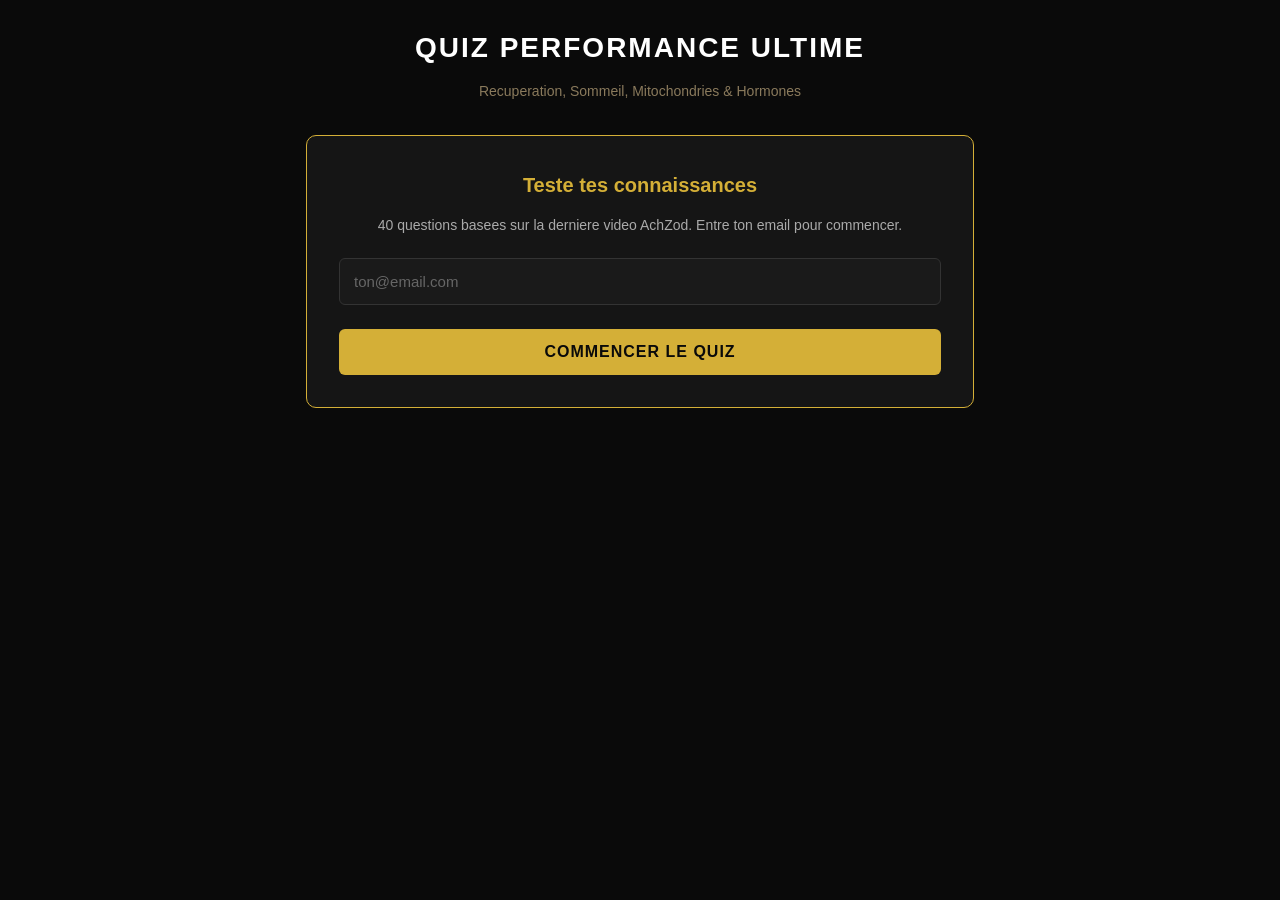
<file: templates/index.html>
<!DOCTYPE html>
<html lang="fr">
<head>
<meta charset="UTF-8">
<meta name="viewport" content="width=device-width, initial-scale=1.0">
<title>Quiz AchZod — Performance Ultime</title>
<style>
*{margin:0;padding:0;box-sizing:border-box}
body{background:#0a0a0a;color:#e8e4dc;font-family:'Segoe UI',Arial,sans-serif;line-height:1.7}
.container{max-width:700px;margin:0 auto;padding:24px 16px}
h1{font-size:28px;text-align:center;text-transform:uppercase;letter-spacing:2px;margin-bottom:8px;color:#fff}
.subtitle{text-align:center;color:#8a7a5c;font-size:14px;margin-bottom:32px}
.email-gate{background:#151515;border:1px solid #d4af37;border-radius:10px;padding:32px;text-align:center;margin-bottom:24px}
.email-gate h2{color:#d4af37;font-size:20px;margin-bottom:12px}
.email-gate p{color:#aaa;font-size:14px;margin-bottom:20px}
.email-gate input[type=email]{width:100%;padding:14px;border:1px solid #333;border-radius:6px;background:#1a1a1a;color:#fff;font-size:15px;margin-bottom:12px}
.email-gate input[type=email]::placeholder{color:#666}
.question{background:#151515;border:1px solid #222;border-radius:8px;padding:20px;margin-bottom:16px;display:none}
.question.visible{display:block}
.question h3{font-size:15px;margin-bottom:14px;color:#f0ece4}
.question label{display:block;padding:10px 14px;margin:4px 0;border:1px solid #2a2a2a;border-radius:6px;cursor:pointer;font-size:14px;transition:all .2s}
.question label:hover{border-color:#8a7a5c;background:#1a1a1a}
.question input[type=radio]{display:none}
.question label:has(input:checked){border-color:#d4af37;background:#1a1812}
.correct{border-color:#2ecc71 !important;background:#0d1f12 !important}
.wrong{border-color:#e74c3c !important;background:#1f0d0d !important}
.result-box{display:none;background:#151515;border:1px solid #d4af37;border-radius:10px;padding:28px;text-align:center;margin-top:24px}
.result-box h2{font-size:24px;color:#d4af37;margin-bottom:12px}
.result-box p{color:#ccc;font-size:15px;margin-bottom:16px}
.btn{display:inline-block;padding:14px 32px;background:#d4af37;color:#0a0a0a;font-weight:bold;font-size:16px;text-transform:uppercase;letter-spacing:1px;border:none;border-radius:6px;cursor:pointer;text-decoration:none;margin-top:12px;width:100%}
.btn:hover{background:#c9a02e}
.btn:disabled{opacity:.5;cursor:not-allowed}
.cta-box{display:none;background:linear-gradient(135deg,#1a1608,#0f0f0f);border:2px solid #d4af37;border-radius:12px;padding:32px;text-align:center;margin-top:32px}
.cta-box h2{color:#d4af37;font-size:22px;margin-bottom:12px}
.cta-box p{color:#bbb;margin-bottom:20px}
.cta-box .code{font-size:28px;color:#fff;font-weight:bold;letter-spacing:3px;margin:16px 0}
.progress{height:6px;background:#222;border-radius:3px;margin-bottom:24px;overflow:hidden;display:none}
.progress-bar{height:100%;background:#d4af37;width:0%;transition:width .3s}
.counter{text-align:center;color:#666;font-size:13px;margin-bottom:16px;display:none}
</style>
</head>
<body>
<div class="container">
<h1>Quiz Performance Ultime</h1>
<p class="subtitle">Recuperation, Sommeil, Mitochondries & Hormones</p>

<div class="email-gate" id="email-gate">
<h2>Teste tes connaissances</h2>
<p>40 questions basees sur la derniere video AchZod. Entre ton email pour commencer.</p>
<input type="email" id="user-email" placeholder="ton@email.com" required>
<button class="btn" id="start-btn" onclick="startQuiz()">COMMENCER LE QUIZ</button>
</div>

<div class="progress" id="progress-wrap"><div class="progress-bar" id="progress"></div></div>
<div class="counter" id="counter"></div>

<form id="quiz"></form>

<button class="btn" id="submit-btn" style="display:none" onclick="submitQuiz()">VOIR MON SCORE</button>

<div class="result-box" id="result">
<h2 id="score-text"></h2>
<p id="score-msg"></p>
</div>

<div class="cta-box" id="cta">
<h2>PASSE A L'ACTION</h2>
<p>Tu veux aller plus loin ? Rejoins le coaching AchZod et transforme ton physique avec un programme sur mesure, un suivi personnalise et une methode scientifique eprouvee.</p>
<div class="code">QUIZZ20</div>
<p style="color:#d4af37;font-weight:bold;font-size:18px;">20% de reduction sur toutes les offres</p>
<a href="https://www.achzodcoaching.com/" class="btn" target="_blank" style="display:inline-block;width:auto">DECOUVRIR LE COACHING</a>
</div>

</div>
<script>
let questions=[];
let sessionId='';
let userEmail='';

async function startQuiz(){
  const email=document.getElementById('user-email').value.trim();
  if(!email||!email.includes('@')){alert('Entre un email valide');return;}
  userEmail=email;
  document.getElementById('start-btn').disabled=true;
  document.getElementById('start-btn').textContent='Chargement...';
  try{
    const r=await fetch('/api/quiz/start',{method:'POST'});
    const d=await r.json();
    sessionId=d.session_id;
    questions=d.questions;
    renderQuestions();
    document.getElementById('email-gate').style.display='none';
    document.getElementById('progress-wrap').style.display='block';
    document.getElementById('counter').style.display='block';
    document.getElementById('submit-btn').style.display='block';
  }catch(e){
    alert('Erreur de chargement. Reessaie.');
    document.getElementById('start-btn').disabled=false;
    document.getElementById('start-btn').textContent='COMMENCER LE QUIZ';
  }
}

function renderQuestions(){
  const form=document.getElementById('quiz');
  form.innerHTML='';
  questions.forEach((q,i)=>{
    let html='<div class="question visible" id="q-'+q.id+'"><h3>'+(i+1)+'. '+q.question+'</h3>';
    q.options.forEach((o,j)=>{
      html+='<label><input type="radio" name="q'+q.id+'" value="'+j+'"><span>'+o+'</span></label>';
    });
    html+='</div>';
    form.innerHTML+=html;
  });
  form.addEventListener('change',updateProgress);
}

function updateProgress(){
  const answered=document.querySelectorAll('#quiz input[type=radio]:checked').length;
  document.getElementById('progress').style.width=(answered/questions.length*100)+'%';
  document.getElementById('counter').textContent=answered+' / '+questions.length+' repondu'+(answered>1?'s':'');
}

async function submitQuiz(){
  const answers={};
  questions.forEach(q=>{
    const sel=document.querySelector('input[name="q'+q.id+'"]:checked');
    if(sel)answers[String(q.id)]=parseInt(sel.value);
  });
  try{
    const r=await fetch('/api/quiz/submit',{
      method:'POST',
      headers:{'Content-Type':'application/json'},
      body:JSON.stringify({session_id:sessionId,email:userEmail,answers:answers})
    });
    const d=await r.json();
    showResults(d);
  }catch(e){
    gradeLocal(answers);
  }
}

function showResults(d){
  d.results.forEach(r=>{
    const qDiv=document.getElementById('q-'+r.question_id);
    if(!qDiv)return;
    const labels=qDiv.querySelectorAll('label');
    labels.forEach((l,i)=>{
      if(i===r.correct_answer)l.classList.add('correct');
      else if(i===r.user_answer&&!r.is_correct)l.classList.add('wrong');
    });
  });
  const pct=Math.round(d.percentage);
  document.getElementById('score-text').textContent=d.score+'/'+d.total+' ('+pct+'%)';
  let msg='';
  if(pct>=90)msg='Exceptionnel. Tu maitrises les bases de la performance.';
  else if(pct>=70)msg='Tres bien. Il reste des zones a approfondir.';
  else if(pct>=50)msg='Correct mais il y a du boulot.';
  else msg='Tu as besoin de revoir les fondamentaux. La video est la pour ca.';
  document.getElementById('score-msg').textContent=msg;
  document.getElementById('result').style.display='block';
  document.getElementById('cta').style.display='block';
  document.getElementById('submit-btn').style.display='none';
  window.scrollTo({top:document.getElementById('result').offsetTop-20,behavior:'smooth'});
}

function gradeLocal(answers){
  let score=0;
  questions.forEach(q=>{
    const ua=answers[String(q.id)];
    const qDiv=document.getElementById('q-'+q.id);
    if(!qDiv)return;
    const labels=qDiv.querySelectorAll('label');
    labels.forEach((l,i)=>{
      if(i===q.correct)l.classList.add('correct');
      else if(i===ua&&ua!==q.correct)l.classList.add('wrong');
    });
    if(ua===q.correct)score++;
  });
  const pct=Math.round(score/questions.length*100);
  document.getElementById('score-text').textContent=score+'/'+questions.length+' ('+pct+'%)';
  let msg='';
  if(pct>=90)msg='Exceptionnel. Tu maitrises les bases de la performance.';
  else if(pct>=70)msg='Tres bien. Il reste des zones a approfondir.';
  else if(pct>=50)msg='Correct mais il y a du boulot.';
  else msg='Tu as besoin de revoir les fondamentaux. La video est la pour ca.';
  document.getElementById('score-msg').textContent=msg;
  document.getElementById('result').style.display='block';
  document.getElementById('cta').style.display='block';
  document.getElementById('submit-btn').style.display='none';
  window.scrollTo({top:document.getElementById('result').offsetTop-20,behavior:'smooth'});
}
</script>
</body>
</html>
</file>
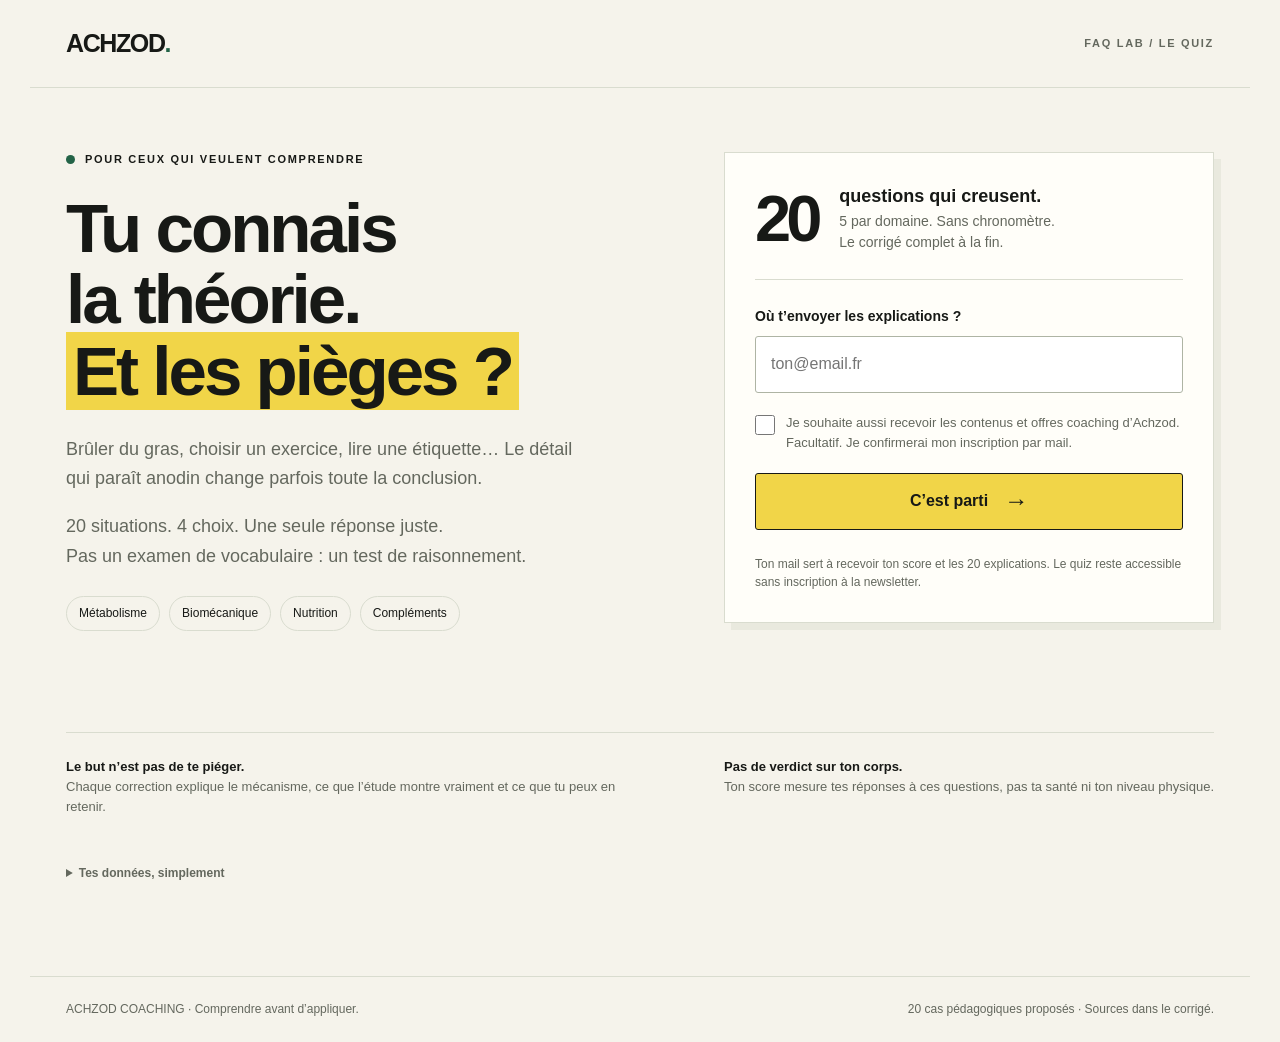
<file: templates/faq.html>
<!doctype html>
<html lang="fr">
<head>
<meta charset="utf-8"><meta name="viewport" content="width=device-width,initial-scale=1">
<meta name="description" content="20 questions avancées sur le métabolisme, la biomécanique, la nutrition et les compléments. Teste ton raisonnement et reçois le corrigé expliqué par Achzod.">
<meta name="theme-color" content="#f5f3eb"><meta name="referrer" content="no-referrer">
<title>Le quiz qui remet tes certitudes à l’épreuve · Achzod</title>
<style>
:root{--paper:#f5f3eb;--ink:#171916;--muted:#64685e;--line:#d9dccf;--yellow:#f1d548;--green:#236347;--red:#a33732;--white:#fffef9;--font:Arial,Helvetica,sans-serif}
*{box-sizing:border-box}body{margin:0;background:var(--paper);color:var(--ink);font:16px/1.55 var(--font);-webkit-font-smoothing:antialiased}button,input{font:inherit}a{color:inherit}button,a,input{touch-action:manipulation}button{cursor:pointer}button:disabled{cursor:not-allowed;opacity:.45}button:focus-visible,input:focus-visible,a:focus-visible,summary:focus-visible{outline:3px solid var(--green);outline-offset:4px}header{max-width:1220px;margin:auto;padding:24px 36px;border-bottom:1px solid var(--line);display:flex;justify-content:space-between;align-items:center;gap:16px}.brand{font-size:25px;font-weight:900;text-decoration:none;letter-spacing:-1.4px}.brand b{color:var(--green)}.topline,.eyebrow,.label{font:700 11px/1.4 var(--font);text-transform:uppercase;letter-spacing:1.7px}.topline{color:var(--muted)}main{max-width:1220px;margin:auto;padding:64px 36px 80px}h1,h2,h3,p{margin-top:0}h1{font-size:clamp(43px,5.4vw,73px);letter-spacing:-3px;line-height:1.03;margin-bottom:28px;font-weight:900}h2{font-size:clamp(28px,3.5vw,42px);line-height:1.14;letter-spacing:-1.4px}h3{line-height:1.3}.eyebrow{display:flex;align-items:center;gap:10px;margin-bottom:26px}.eyebrow:before{content:'';width:9px;height:9px;background:var(--green);border-radius:50%}.intro{display:grid;grid-template-columns:1.2fr 1fr;gap:70px;align-items:start}.intro .lead{font-size:18px;max-width:530px;color:var(--muted);line-height:1.65}.marked{background:var(--yellow);padding:0 7px;box-decoration-break:clone;-webkit-box-decoration-break:clone}.micro{font-size:13px;color:var(--muted);line-height:1.6}.tags{display:flex;gap:9px;flex-wrap:wrap;margin:25px 0 36px}.tag{font-size:12px;border:1px solid var(--line);border-radius:30px;padding:7px 12px}.entry{background:var(--white);border:1px solid var(--line);padding:30px;box-shadow:7px 7px 0 #e9e9de}.entry-heading{display:flex;gap:22px;align-items:center;border-bottom:1px solid var(--line);padding-bottom:25px;margin-bottom:26px}.big-count{font-size:65px;font-weight:900;line-height:1;letter-spacing:-5px}.entry-heading p{font-size:14px;margin:0;color:var(--muted)}.entry-heading strong{color:var(--ink);font-size:18px}label.email-label{display:block;font-size:14px;font-weight:700;margin-bottom:8px}input[type=email]{border:1px solid #aeb4a4;border-radius:3px;width:100%;padding:15px;background:#fff;min-height:52px}input[type=email]:focus{border-color:var(--green)}.check{display:flex;align-items:flex-start;gap:11px;margin:20px 0;font-size:13px;color:var(--muted)}.check input{width:20px;height:20px;margin:2px 0 0;flex-shrink:0;accent-color:var(--green)}.btn{border:1px solid var(--ink);border-radius:3px;padding:15px 22px;min-height:52px;font-weight:700;display:inline-flex;align-items:center;justify-content:center;gap:16px;text-decoration:none;background:var(--ink);color:#fff}.btn:hover:not(:disabled){background:#31392b}.btn.yellow{background:var(--yellow);color:var(--ink)}.btn.yellow:hover{background:#e7cc3b}.btn.secondary{background:transparent;color:var(--ink);border-color:var(--line)}.btn.secondary:hover{background:#e9eddf}.btn.full{width:100%}.arr{font-size:24px;line-height:1}.error{padding:13px 16px;background:#fbe7e2;color:#862924;border:1px solid #e2b2aa;margin-top:18px;font-size:14px;border-radius:3px}.honeypot{position:absolute;left:-9999px;opacity:0}.footnote{margin:25px 0 0;font-size:12px;color:var(--muted)}.method{border-top:1px solid var(--line);margin-top:65px;padding-top:24px;display:flex;justify-content:space-between;gap:30px;font-size:13px;color:var(--muted)}.method p{max-width:550px;margin:0}.method strong{color:var(--ink)}[hidden]{display:none!important}.quiz-wrap{max-width:1030px;margin:auto}.quiz-top{display:flex;align-items:center;justify-content:space-between;gap:20px;font-size:13px;margin-bottom:12px}.quiz-top b{font-size:18px}.progress{width:100%;height:5px;border:0;border-radius:0;background:#dce1d2;display:block;accent-color:var(--green)}progress::-webkit-progress-bar{background:#dce1d2}progress::-webkit-progress-value{background:var(--green)}progress::-moz-progress-bar{background:var(--green)}.quiz-layout{display:grid;grid-template-columns:190px minmax(0,1fr);gap:54px;margin-top:44px}.domains{list-style:none;padding:0;margin:6px 0}.domains li{font-size:13px;color:var(--muted);padding:12px 0;border-bottom:1px solid var(--line);display:flex;justify-content:space-between;gap:10px}.domains li.active{color:var(--green);font-weight:700}.domains span{font-size:11px}.tip{font-size:12px;color:var(--muted);margin-top:28px}.question-card .label{color:var(--green);margin-bottom:12px}.question-card h2{font-size:35px;margin:0 0 15px}.question{font-size:18px;line-height:1.65;margin-bottom:25px}fieldset{border:0;margin:0;padding:0;min-width:0}legend.sr-only,.sr-only{position:absolute;width:1px;height:1px;overflow:hidden;clip:rect(0,0,0,0)}.option{position:relative;display:flex;gap:15px;align-items:flex-start;border:1px solid #c9cfbf;background:var(--white);border-radius:4px;padding:18px;margin-bottom:10px;cursor:pointer;font-size:15px;line-height:1.55;transition:background .15s,border .15s,transform .15s}.option:hover{background:#edf0e4;border-color:#87937b}.option.selected{background:#e5eddb;border:2px solid var(--green);padding:17px}.option:focus-within{outline:3px solid var(--green);outline-offset:3px}.option input{position:absolute;opacity:0;width:1px;height:1px}.letter{display:inline-flex;align-items:center;justify-content:center;flex-shrink:0;border:1px solid #c3cbb8;border-radius:3px;width:28px;height:28px;font-size:12px;font-weight:700}.selected .letter{background:var(--green);color:white;border-color:var(--green)}.quiz-nav{display:flex;justify-content:space-between;align-items:center;gap:16px;margin-top:27px}.quiz-nav .micro{font-size:12px}.score-layout{display:grid;grid-template-columns:230px 1fr;gap:50px;align-items:center}.score-ring{width:220px;height:220px;border-radius:50%;background:conic-gradient(var(--green) var(--score,0%),#dce1d2 0);display:grid;place-items:center}.score-inner{width:194px;height:194px;background:var(--paper);border-radius:50%;display:flex;align-items:center;justify-content:center;flex-direction:column}.score-number{font-size:66px;line-height:1.1;letter-spacing:-4px;font-weight:900}.score-number small{font-size:23px;color:var(--muted);letter-spacing:-1px}.score-inner .label{font-size:10px;margin-top:8px}.score-copy p{color:var(--muted);max-width:600px}.category-results{display:grid;grid-template-columns:repeat(4,1fr);gap:24px;margin:40px 0}.category-result{padding:18px 0;border-top:2px solid var(--line)}.category-result strong{font-size:25px;display:block;margin-top:8px}.category-result .mini-bar{height:4px;background:#dce1d2;margin-top:12px}.mini-bar i{height:4px;background:var(--green);display:block}.mail-box{background:var(--white);border:1px solid var(--line);padding:20px 24px;display:flex;gap:20px;justify-content:space-between;align-items:center;margin:30px 0}.mail-box p{margin:0;font-size:13px;color:var(--muted)}.mail-box strong{font-size:14px;color:var(--ink)}.coaching{display:flex;align-items:center;justify-content:space-between;gap:30px;padding:28px;background:var(--yellow);margin:35px 0 50px}.coaching h3{font-size:24px;letter-spacing:-.7px;margin-bottom:8px}.coaching p{font-size:14px;margin:0;max-width:590px}.code{border:1px solid #847625;background:transparent;color:var(--ink);border-radius:3px;padding:7px 12px;margin-left:8px;font-weight:700;font-family:monospace;cursor:pointer}.coaching-actions{flex-shrink:0}.review-head{display:flex;align-items:center;justify-content:space-between;gap:25px;margin:45px 0 22px}.review-head h2{margin:0;font-size:28px}.filters{display:flex;gap:6px}.filter{padding:9px 14px;border:1px solid var(--line);font-size:13px;background:transparent;color:var(--ink);border-radius:30px;min-height:44px}.filter[aria-pressed=true]{background:var(--ink);border-color:var(--ink);color:#fff}.correction{border-top:1px solid var(--line);padding:22px 0}.correction summary{display:flex;align-items:flex-start;gap:16px;cursor:pointer;list-style:none}.correction summary::-webkit-details-marker{display:none}.correction summary:after{content:'+';margin-left:auto;font-size:25px;line-height:1}.correction[open] summary:after{content:'−'}.mark{font-weight:700;min-width:30px;height:30px;display:grid;place-items:center;background:#dfeadd;color:var(--green);border-radius:50%;font-size:15px}.wrong .mark{background:#f5ddd6;color:var(--red)}.correction .topic{font-size:10px;letter-spacing:1.2px;color:var(--muted);text-transform:uppercase;display:block;margin-bottom:4px}.correction summary strong{font-size:17px;line-height:1.4}.correction-body{padding:22px 0 0 46px}.correction-body p{font-size:15px}.answerline{font-size:13px!important;padding:12px 16px;background:#e7eddf;border-radius:3px}.answerline.missed{background:#f5e5df}.takeaway{font-weight:700}.source{font-size:12px!important;color:var(--muted)}.source a{text-underline-offset:3px}.privacy{margin-top:35px;font-size:12px;color:var(--muted);max-width:780px}.privacy summary{cursor:pointer;min-height:44px;padding:12px 0;font-weight:700}.privacy p{font-size:12px}footer{max-width:1220px;margin:auto;padding:23px 36px;border-top:1px solid var(--line);display:flex;gap:20px;justify-content:space-between;font-size:12px;color:var(--muted)}.resume{background:#e6eddd;border:1px solid #c7d4ba;padding:18px 22px;margin-bottom:30px;display:flex;align-items:center;justify-content:space-between;gap:16px;font-size:14px}.resume p{margin:0}.fade{animation:appear .23s ease-out}@keyframes appear{from{opacity:.2;transform:translateY(5px)}to{opacity:1;transform:translateY(0)}}@media(prefers-reduced-motion:reduce){*{animation:none!important;transition:none!important}}@media(max-width:900px){.intro{gap:34px}.quiz-layout{grid-template-columns:145px 1fr;gap:28px}h1{letter-spacing:-2px}.entry{padding:24px}.category-results{gap:16px}.coaching{align-items:flex-start}.coaching-actions{flex-shrink:1}}@media(max-width:680px){header{padding:18px 20px}.topline{font-size:9px;letter-spacing:1px}.brand{font-size:23px}main{padding:36px 20px 55px}.intro{grid-template-columns:1fr;gap:26px}h1{font-size:46px;letter-spacing:-2px}.intro .lead{font-size:16px}.eyebrow{margin-bottom:20px}.tags{margin:22px 0 0}.entry{box-shadow:5px 5px 0 #e9e9de;padding:24px}.entry-heading{padding-bottom:20px;margin-bottom:21px}.method{margin-top:40px;flex-direction:column;gap:16px}.quiz-layout{grid-template-columns:1fr;gap:22px;margin-top:22px}.domains{display:flex;flex-wrap:wrap;gap:5px 12px;margin:0}.domains li{border:0;padding:3px 0;font-size:10px;gap:5px}.tip{display:none}.question-card h2{font-size:29px}.question{font-size:16px}.option{padding:16px 13px;gap:12px;font-size:14px}.option.selected{padding:15px 12px}.quiz-nav{gap:12px}.quiz-nav .btn{font-size:13px;padding:13px 16px}.quiz-nav .micro{display:none}.score-layout{grid-template-columns:1fr;gap:25px}.score-ring{width:180px;height:180px}.score-inner{width:158px;height:158px}.score-number{font-size:54px}.score-copy h2{font-size:32px}.category-results{grid-template-columns:1fr 1fr;gap:8px 22px;margin:22px 0}.category-result{padding:15px 0}.mail-box{align-items:flex-start;padding:18px;gap:12px}.coaching{flex-direction:column;gap:22px;padding:24px;margin:30px 0 38px}.coaching h3{font-size:24px}.coaching-actions{width:100%}.coaching .btn{width:100%}.code{margin-top:8px;margin-left:0}.review-head{align-items:flex-start;flex-direction:column;gap:16px}.review-head h2{font-size:26px}.correction-body{padding-left:0}.correction summary strong{font-size:15px}.correction summary{gap:12px}.resume{flex-direction:column;align-items:stretch}.resume .btn{min-height:44px;padding:10px 16px}footer{padding:20px;flex-direction:column;gap:6px}}
</style>
</head>
<body>
<header><a class="brand" href="/faq" aria-label="Accueil du quiz">ACHZOD<b>.</b></a><span class="topline">FAQ LAB / LE QUIZ</span></header>
<main id="quiz-app">
<section id="intro" class="fade">
<div id="resume" class="resume" hidden><p>Tu as un quiz en cours. Tes réponses sont sauvegardées sur cet appareil.</p><button class="btn secondary" id="resume-button">Reprendre →</button></div>
<div class="intro">
<div><div class="eyebrow">Pour ceux qui veulent comprendre</div><h1>Tu connais<br>la théorie.<br><span class="marked">Et les pièges ?</span></h1><p class="lead">Brûler du gras, choisir un exercice, lire une étiquette… Le détail qui paraît anodin change parfois toute la conclusion.</p><p class="lead">20 situations. 4 choix. Une seule réponse juste.<br>Pas un examen de vocabulaire : un test de raisonnement.</p><div class="tags"><span class="tag">Métabolisme</span><span class="tag">Biomécanique</span><span class="tag">Nutrition</span><span class="tag">Compléments</span></div></div>
<div class="entry"><div class="entry-heading"><span class="big-count">20</span><p><strong>questions qui creusent.</strong><br>5 par domaine. Sans chronomètre.<br>Le corrigé complet à la fin.</p></div><form id="start-form"><label for="email" class="email-label">Où t’envoyer les explications ?</label><input id="email" name="email" type="email" autocomplete="email" placeholder="ton@email.fr" required maxlength="320"><div class="honeypot" aria-hidden="true"><label>Site web<input name="website" tabindex="-1" autocomplete="off"></label></div><label class="check"><input name="newsletter" type="checkbox"><span>Je souhaite aussi recevoir les contenus et offres coaching d’Achzod. Facultatif. Je confirmerai mon inscription par mail.</span></label><button id="start-button" class="btn yellow full" type="submit">C’est parti <span class="arr" aria-hidden="true">→</span></button><p class="footnote">Ton mail sert à recevoir ton score et les 20 explications. Le quiz reste accessible sans inscription à la newsletter.</p></form><div id="start-error" class="error" role="alert" hidden></div></div>
</div><div class="method"><p><strong>Le but n’est pas de te piéger.</strong><br>Chaque correction explique le mécanisme, ce que l’étude montre vraiment et ce que tu peux en retenir.</p><p><strong>Pas de verdict sur ton corps.</strong><br>Ton score mesure tes réponses à ces questions, pas ta santé ni ton niveau physique.</p></div>
</section>
<section id="quiz" hidden aria-label="Questions du quiz"><div class="quiz-wrap"><div class="quiz-top"><span>QUESTION <b id="question-number">01</b> / 20</span><span id="answered-count">0 réponse validée</span></div><progress id="progress" max="20" value="0" aria-label="Questions répondues"></progress><div class="quiz-layout"><aside><ol class="domains" id="domains"></ol><p class="tip">Prends le temps de lire.<br>Tu peux revenir sur tes réponses avant de voir ton score.</p></aside><div class="question-card" id="question-card"><div class="label" id="category"></div><h2 id="question-title" tabindex="-1"></h2><p class="question" id="question-text"></p><fieldset id="options"><legend class="sr-only">Choisis une réponse</legend></fieldset><div class="quiz-nav"><button class="btn secondary" id="previous" type="button">← Retour</button><span class="micro">Une seule réponse juste.</span><button class="btn" id="next" type="button" disabled>Suivante →</button></div><div id="quiz-error" class="error" role="alert" hidden></div></div></div></div></section>
<section id="result" hidden class="fade"><div class="score-layout"><div class="score-ring" id="score-ring"><div class="score-inner"><span class="score-number"><span id="score-value">0</span><small> / 20</small></span><span class="label">Ton score</span></div></div><div class="score-copy"><div class="eyebrow">Le plus utile commence ici</div><h2 id="score-title"></h2><p id="score-comment"></p><p>Lis surtout les réponses qui t’ont fait hésiter. Une bonne réponse devinée mérite aussi son explication.</p></div></div><div class="category-results" id="category-results"></div><div class="mail-box"><div><strong id="mail-title">Ton corrigé est en préparation.</strong><p id="mail-detail">Le score et les 20 explications seront envoyés au mail renseigné.</p><p id="newsletter-detail"></p></div><span aria-hidden="true">↗</span></div><div class="coaching"><div><span class="label">Passer de la théorie à ton cas</span><h3>Tu veux un plan qui te correspond ?</h3><p>Découvre les coachings Achzod. <strong>99 € de réduction</strong> avec le code <button class="code" id="copy-code" aria-label="Copier le code BLOOD99">BLOOD99 ⧉</button></p></div><div class="coaching-actions"><a class="btn" href="https://www.achzodcoaching.com/" target="_blank" rel="noopener noreferrer">Voir les coachings ↗</a></div></div><div class="review-head"><h2>Le corrigé, sans raccourcis.</h2><div class="filters" aria-label="Filtrer les corrections"><button class="filter" data-filter="all" aria-pressed="true">Les 20 réponses</button><button class="filter" data-filter="wrong" aria-pressed="false">Mes erreurs</button></div></div><div id="corrections"></div><p id="no-errors" class="micro" hidden>Aucune erreur. Tu peux quand même parcourir les explications et leurs sources.</p></section>
<section id="confirmation" hidden><div class="eyebrow">Ton choix, confirmé</div><h2>Recevoir les prochains contenus d’Achzod.</h2><p>Confirme ton inscription pour recevoir les contenus et offres coaching. Tu pourras te désinscrire depuis chaque newsletter.</p><button id="confirm-button" class="btn yellow">Confirmer mon inscription</button><p id="confirm-message" role="status"></p></section>
<details class="privacy"><summary>Tes données, simplement</summary><p>Responsable : Achzod Coaching. Ton email, tes réponses, ton score et les dates de participation sont enregistrés pour délivrer et retrouver ton corrigé, et notifier le coach lorsqu’un quiz est terminé. Les données du quiz sont conservées 30 jours. Les envois passent par SendPulse. Une empreinte non réversible de l’adresse réseau est conservée temporairement pour limiter les abus ; l’adresse brute n’est pas stockée dans la base du quiz.</p><p>L’inscription aux contenus et offres est distincte, facultative et confirmée par mail. Seuls les emails confirmés rejoignent la liste « My emails ». Tu peux retirer ce consentement depuis chaque newsletter. Pour accéder, rectifier ou supprimer les données du quiz : <a href="mailto:coaching@achzodcoaching.com">coaching@achzodcoaching.com</a>. Aucune donnée de santé personnelle n’est demandée.</p></details>
</main><footer><span>ACHZOD COACHING · Comprendre avant d’appliquer.</span><span>20 cas pédagogiques proposés · Sources dans le corrigé.</span></footer>
<script>
'use strict';
const $=id=>document.getElementById(id), KEY='achzod-faq-v1';
const categories=['Métabolisme','Biomécanique','Nutrition','Compléments'];
let state=null,busy=false,pollCount=0;
const escapeHTML=v=>String(v).replace(/[&<>"']/g,c=>({'&':'&amp;','<':'&lt;','>':'&gt;','"':'&quot;',"'":'&#39;'}[c]));
function save(){try{localStorage.setItem(KEY,JSON.stringify(state));}catch(e){}}
function show(id){for(const key of ['intro','quiz','result','confirmation'])$(key).hidden=key!==id;}
function error(id,message){$(id).textContent=message;$(id).hidden=false;}
async function api(path,data,token){const headers={};if(data!==undefined)headers['Content-Type']='application/json';if(token)headers.Authorization='Bearer '+token;let response;try{response=await fetch(path,{method:data!==undefined?'POST':'GET',headers,body:data!==undefined?JSON.stringify(data):undefined,cache:'no-store'});}catch(e){throw new Error('La connexion a coupé. Tes réponses sont conservées : réessaie.');}let body;try{body=await response.json();}catch(e){throw new Error('Le serveur est momentanément indisponible. Réessaie dans un instant.');}if(!response.ok){let msg=typeof body.detail==='string'?body.detail:(response.status===422?'Vérifie ton email et les réponses renseignées.':'La demande n’a pas abouti. Réessaie.');throw new Error(msg);}return body;}
$('start-form').addEventListener('submit',async event=>{event.preventDefault();if(busy)return;busy=true;$('start-error').hidden=true;$('start-button').disabled=true;$('start-button').textContent='Préparation du quiz…';try{const form=new FormData(event.target);const data=await api('/api/faq/start',{email:form.get('email').trim(),newsletter:form.get('newsletter')==='on',website:form.get('website')||''});state={token:data.token,questions:data.questions,answers:{},index:0,startedAt:Date.now()};save();show('quiz');renderQuestion(true);}catch(e){error('start-error',e.message);}finally{busy=false;$('start-button').disabled=false;$('start-button').innerHTML='C’est parti <span class="arr" aria-hidden="true">→</span>';}});
function renderQuestion(focus=false){const q=state.questions[state.index],answered=Object.keys(state.answers).length;$('question-number').textContent=String(state.index+1).padStart(2,'0');$('answered-count').textContent=answered+' réponse'+(answered>1?'s':'')+' validée'+(answered>1?'s':'');$('progress').value=answered;$('category').textContent=q.category;$('question-title').textContent=q.title;$('question-text').textContent=q.question;$('domains').innerHTML=categories.map(c=>{let done=state.questions.filter(x=>x.category===c&&state.answers[x.id]!==undefined).length;return '<li class="'+(c===q.category?'active':'')+'">'+escapeHTML(c)+'<span>'+done+'/5</span></li>';}).join('');$('options').innerHTML='<legend class="sr-only">Choisis une réponse</legend>'+q.options.map((opt,i)=>'<label class="option '+(state.answers[q.id]===i?'selected':'')+'"><input type="radio" name="answer" value="'+i+'" '+(state.answers[q.id]===i?'checked':'')+'><span class="letter" aria-hidden="true">'+String.fromCharCode(65+i)+'</span><span>'+escapeHTML(opt)+'</span></label>').join('');$('previous').disabled=state.index===0;$('next').disabled=state.answers[q.id]===undefined;$('next').textContent=state.index===19?'Voir mon score →':'Suivante →';$('quiz-error').hidden=true;if(focus){window.scrollTo({top:0,behavior:'instant'});$('question-title').focus({preventScroll:true});}}
$('options').addEventListener('change',event=>{if(event.target.name!=='answer')return;const q=state.questions[state.index];state.answers[q.id]=Number(event.target.value);save();renderQuestion(false);const input=$('options').querySelector('input[value="'+state.answers[q.id]+'"]');if(input)input.focus({preventScroll:true});});
$('previous').addEventListener('click',()=>{if(state.index>0&&!busy){state.index--;save();renderQuestion(true);}});
$('next').addEventListener('click',async()=>{if(busy||state.answers[state.questions[state.index].id]===undefined)return;if(state.index<19){state.index++;save();renderQuestion(true);return;}busy=true;$('next').disabled=true;$('next').textContent='Calcul de ton score…';try{const result=await api('/api/faq/submit',{token:state.token,answers:state.answers});state.result=result;save();renderResult(result);pollCount=0;setTimeout(pollMail,2000);}catch(e){error('quiz-error',e.message);}finally{busy=false;$('next').disabled=false;$('next').textContent='Voir mon score →';}});
function mailStatus(r){const sent=r.email_status==='sent',pending=['pending','processing','verify_pending'].includes(r.email_status);$('mail-title').textContent=sent?'Ton corrigé a été confié au service mail.':pending?'Ton corrigé est dans la file d’envoi.':'L’envoi du mail demande une vérification.';$('mail-detail').textContent=sent?'Vérifie ta boîte de réception et les indésirables. Les 20 réponses et explications sont dans le mail.':pending?'Tu peux déjà tout lire ici. L’envoi est repris automatiquement si le service mail est temporairement indisponible.':'Le corrigé reste disponible ici ; conserve cette page pour le retrouver.';$('newsletter-detail').textContent=r.newsletter_status==='confirmation_required'?'Newsletter : si tu l’as choisie, le lien de confirmation est dans ton corrigé.':r.newsletter_status==='sent'?'Ton inscription aux prochains contenus est confirmée.':'';}
function renderResult(r){show('result');$('score-value').textContent=r.score;$('score-ring').style.setProperty('--score',r.percentage+'%');$('score-title').textContent=r.score>=17?'Tu fais bien la différence.':r.score>=12?'De bonnes bases, quelques pièges.':r.score>=7?'Le détail change la conclusion.':'On reprend les mécanismes, pas les slogans.';$('score-comment').textContent=r.score>=17?'Tu as évité la plupart des raccourcis. Reste à voir si tu peux expliquer pourquoi les autres propositions ne tiennent pas.':r.score>=12?'Tu maîtrises plusieurs notions. Le corrigé va t’aider à séparer ce qui est plausible de ce qui est réellement démontré.':r.score>=7?'Certaines intuitions sont bonnes, mais un indicateur ou un mécanisme ne suffit pas toujours à conclure. C’est exactement ce que les explications vont clarifier.':'Ces questions sont volontairement exigeantes. Le score n’est pas une étiquette : pars des explications et reteste ton raisonnement.';$('category-results').innerHTML=categories.map(c=>{const v=r.categories[c];return '<div class="category-result"><span class="label">'+escapeHTML(c)+'</span><strong>'+v.score+' / '+v.total+'</strong><div class="mini-bar"><i style="width:'+v.score/v.total*100+'%"></i></div></div>';}).join('');$('corrections').innerHTML=r.results.map((q,i)=>'<details class="correction '+(q.is_correct?'right':'wrong')+'"><summary><span class="mark" aria-label="'+(q.is_correct?'Bonne réponse':'Réponse incorrecte')+'">'+(q.is_correct?'✓':'×')+'</span><span><span class="topic">'+String(i+1).padStart(2,'0')+' · '+escapeHTML(q.category)+'</span><strong>'+escapeHTML(q.title)+'</strong></span></summary><div class="correction-body"><p>'+escapeHTML(q.question)+'</p>'+(!q.is_correct?'<p class="answerline missed"><strong>Ton choix :</strong> '+escapeHTML(q.options[q.selected])+'</p>':'')+'<p class="answerline"><strong>Bonne réponse :</strong> '+escapeHTML(q.options[q.correct])+'</p><p>'+escapeHTML(q.explanation)+'</p><p class="takeaway">'+escapeHTML(q.takeaway)+'</p><p class="source">Source : <a href="'+escapeHTML(q.source.url)+'" target="_blank" rel="noopener noreferrer">'+escapeHTML(q.source.title)+' ↗</a></p></div></details>').join('');mailStatus(r);window.scrollTo({top:0,behavior:'instant'});}
async function pollMail(){if(!state||!state.result||pollCount++>=45)return;try{const r=await api('/api/faq/result',undefined,state.token);state.result=r;save();mailStatus(r);if(['pending','processing','verify_pending'].includes(r.email_status))setTimeout(pollMail,4000);}catch(e){}}
document.querySelectorAll('.filter').forEach(button=>button.addEventListener('click',()=>{const wrong=button.dataset.filter==='wrong';document.querySelectorAll('.filter').forEach(b=>b.setAttribute('aria-pressed',String(b===button)));document.querySelectorAll('.correction').forEach(d=>d.hidden=wrong&&!d.classList.contains('wrong'));$('no-errors').hidden=!(wrong&&state.result.score===20);}));
$('copy-code').addEventListener('click',async()=>{try{await navigator.clipboard.writeText('BLOOD99');$('copy-code').textContent='Copié ✓';}catch(e){$('copy-code').textContent='BLOOD99';}setTimeout(()=>$('copy-code').textContent='BLOOD99 ⧉',2500);});
$('resume-button').addEventListener('click',async()=>{if(state.result){renderResult(state.result);pollCount=0;pollMail();}else{show('quiz');renderQuestion(true);}});
const fragment=new URLSearchParams(location.hash.slice(1));let confirmToken=fragment.get('confirm');const resultToken=fragment.get('result');if(confirmToken||resultToken)history.replaceState(null,'',location.pathname);
$('confirm-button').addEventListener('click',async()=>{if(!confirmToken||busy)return;busy=true;$('confirm-button').disabled=true;try{await api('/api/faq/confirm',{},confirmToken);$('confirm-message').textContent='C’est confirmé. Ton inscription est enregistrée et sera ajoutée aux prochains contenus.';$('confirm-button').hidden=true;confirmToken=null;}catch(e){$('confirm-message').textContent=e.message;$('confirm-button').disabled=false;}finally{busy=false;}});
(async()=>{if(confirmToken){show('confirmation');return;}if(resultToken){show('result');$('score-title').textContent='Chargement de ton corrigé…';try{const r=await api('/api/faq/result',undefined,resultToken);state={token:resultToken,result:r};renderResult(r);pollMail();}catch(e){show('intro');error('start-error',e.message);}return;}try{const saved=JSON.parse(localStorage.getItem(KEY)||'null');if(saved&&saved.token&&Date.now()-saved.startedAt<30*86400000&&Array.isArray(saved.questions)&&saved.questions.length===20){state=saved;$('resume').hidden=false;}}catch(e){}})();
</script>
</body>
</html>
</file>
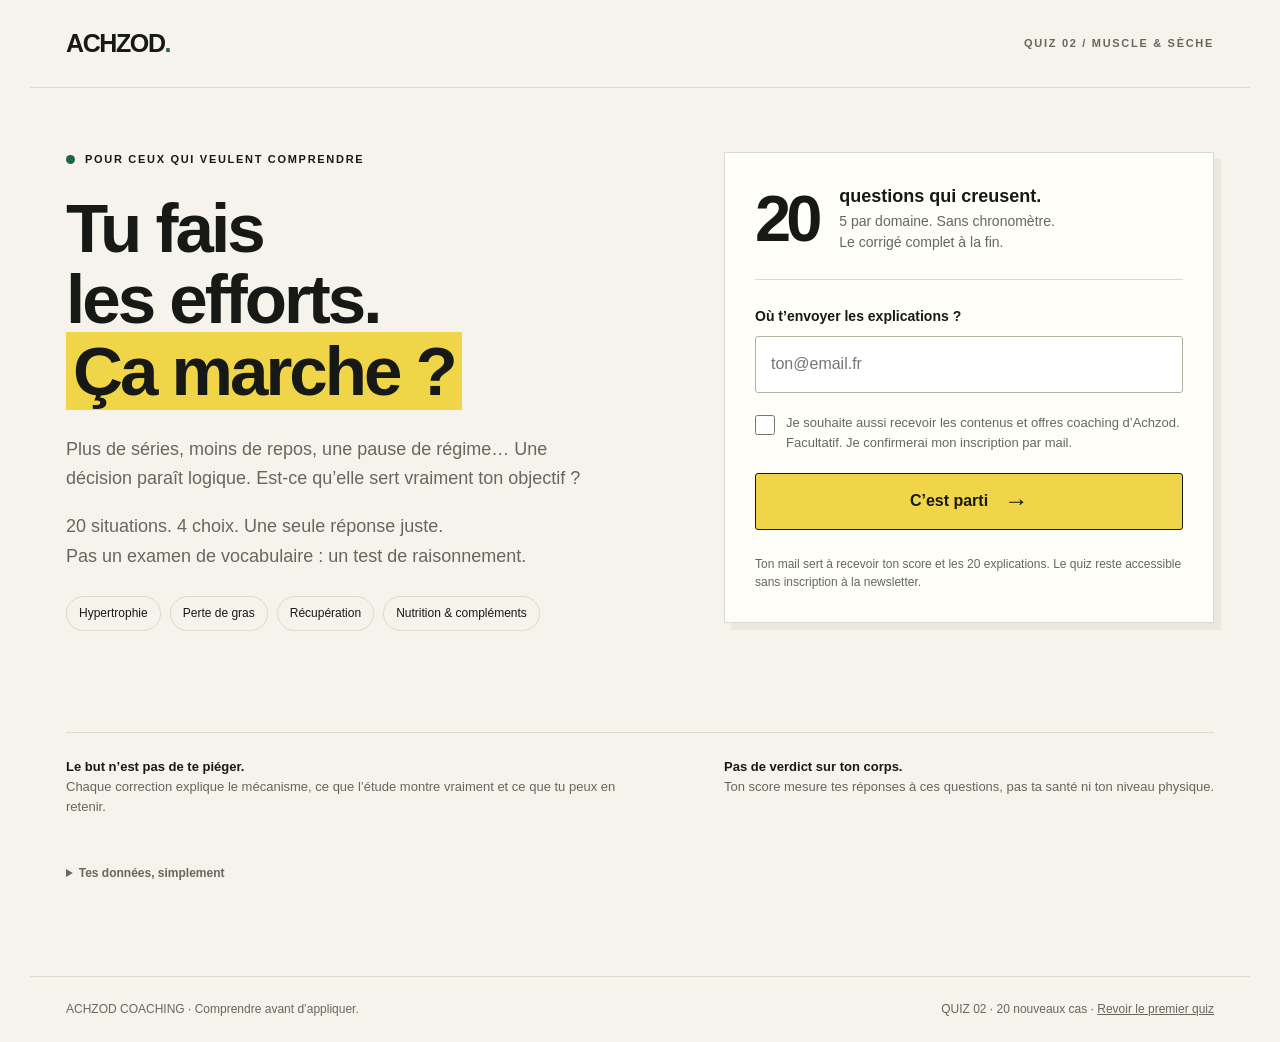
<file: templates/faq2.html>
<!doctype html>
<html lang="fr">
<head>
<meta charset="utf-8"><meta name="viewport" content="width=device-width,initial-scale=1">
<meta name="description" content="20 questions avancées sur le métabolisme, la biomécanique, la nutrition et les compléments. Teste ton raisonnement et reçois le corrigé expliqué par Achzod.">
<meta name="theme-color" content="#f5f3eb"><meta name="referrer" content="no-referrer">
<title>Le quiz qui remet tes certitudes à l’épreuve · Achzod</title>
<style>
:root{--paper:#f5f3eb;--ink:#171916;--muted:#64685e;--line:#d9dccf;--yellow:#f1d548;--green:#236347;--red:#a33732;--white:#fffef9;--font:Arial,Helvetica,sans-serif}
*{box-sizing:border-box}body{margin:0;background:var(--paper);color:var(--ink);font:16px/1.55 var(--font);-webkit-font-smoothing:antialiased}button,input{font:inherit}a{color:inherit}button,a,input{touch-action:manipulation}button{cursor:pointer}button:disabled{cursor:not-allowed;opacity:.45}button:focus-visible,input:focus-visible,a:focus-visible,summary:focus-visible{outline:3px solid var(--green);outline-offset:4px}header{max-width:1220px;margin:auto;padding:24px 36px;border-bottom:1px solid var(--line);display:flex;justify-content:space-between;align-items:center;gap:16px}.brand{font-size:25px;font-weight:900;text-decoration:none;letter-spacing:-1.4px}.brand b{color:var(--green)}.topline,.eyebrow,.label{font:700 11px/1.4 var(--font);text-transform:uppercase;letter-spacing:1.7px}.topline{color:var(--muted)}main{max-width:1220px;margin:auto;padding:64px 36px 80px}h1,h2,h3,p{margin-top:0}h1{font-size:clamp(43px,5.4vw,73px);letter-spacing:-3px;line-height:1.03;margin-bottom:28px;font-weight:900}h2{font-size:clamp(28px,3.5vw,42px);line-height:1.14;letter-spacing:-1.4px}h3{line-height:1.3}.eyebrow{display:flex;align-items:center;gap:10px;margin-bottom:26px}.eyebrow:before{content:'';width:9px;height:9px;background:var(--green);border-radius:50%}.intro{display:grid;grid-template-columns:1.2fr 1fr;gap:70px;align-items:start}.intro .lead{font-size:18px;max-width:530px;color:var(--muted);line-height:1.65}.marked{background:var(--yellow);padding:0 7px;box-decoration-break:clone;-webkit-box-decoration-break:clone}.micro{font-size:13px;color:var(--muted);line-height:1.6}.tags{display:flex;gap:9px;flex-wrap:wrap;margin:25px 0 36px}.tag{font-size:12px;border:1px solid var(--line);border-radius:30px;padding:7px 12px}.entry{background:var(--white);border:1px solid var(--line);padding:30px;box-shadow:7px 7px 0 #e9e9de}.entry-heading{display:flex;gap:22px;align-items:center;border-bottom:1px solid var(--line);padding-bottom:25px;margin-bottom:26px}.big-count{font-size:65px;font-weight:900;line-height:1;letter-spacing:-5px}.entry-heading p{font-size:14px;margin:0;color:var(--muted)}.entry-heading strong{color:var(--ink);font-size:18px}label.email-label{display:block;font-size:14px;font-weight:700;margin-bottom:8px}input[type=email]{border:1px solid #aeb4a4;border-radius:3px;width:100%;padding:15px;background:#fff;min-height:52px}input[type=email]:focus{border-color:var(--green)}.check{display:flex;align-items:flex-start;gap:11px;margin:20px 0;font-size:13px;color:var(--muted)}.check input{width:20px;height:20px;margin:2px 0 0;flex-shrink:0;accent-color:var(--green)}.btn{border:1px solid var(--ink);border-radius:3px;padding:15px 22px;min-height:52px;font-weight:700;display:inline-flex;align-items:center;justify-content:center;gap:16px;text-decoration:none;background:var(--ink);color:#fff}.btn:hover:not(:disabled){background:#31392b}.btn.yellow{background:var(--yellow);color:var(--ink)}.btn.yellow:hover{background:#e7cc3b}.btn.secondary{background:transparent;color:var(--ink);border-color:var(--line)}.btn.secondary:hover{background:#e9eddf}.btn.full{width:100%}.arr{font-size:24px;line-height:1}.error{padding:13px 16px;background:#fbe7e2;color:#862924;border:1px solid #e2b2aa;margin-top:18px;font-size:14px;border-radius:3px}.honeypot{position:absolute;left:-9999px;opacity:0}.footnote{margin:25px 0 0;font-size:12px;color:var(--muted)}.method{border-top:1px solid var(--line);margin-top:65px;padding-top:24px;display:flex;justify-content:space-between;gap:30px;font-size:13px;color:var(--muted)}.method p{max-width:550px;margin:0}.method strong{color:var(--ink)}[hidden]{display:none!important}.quiz-wrap{max-width:1030px;margin:auto}.quiz-top{display:flex;align-items:center;justify-content:space-between;gap:20px;font-size:13px;margin-bottom:12px}.quiz-top b{font-size:18px}.progress{width:100%;height:5px;border:0;border-radius:0;background:#dce1d2;display:block;accent-color:var(--green)}progress::-webkit-progress-bar{background:#dce1d2}progress::-webkit-progress-value{background:var(--green)}progress::-moz-progress-bar{background:var(--green)}.quiz-layout{display:grid;grid-template-columns:190px minmax(0,1fr);gap:54px;margin-top:44px}.domains{list-style:none;padding:0;margin:6px 0}.domains li{font-size:13px;color:var(--muted);padding:12px 0;border-bottom:1px solid var(--line);display:flex;justify-content:space-between;gap:10px}.domains li.active{color:var(--green);font-weight:700}.domains span{font-size:11px}.tip{font-size:12px;color:var(--muted);margin-top:28px}.question-card .label{color:var(--green);margin-bottom:12px}.question-card h2{font-size:35px;margin:0 0 15px}.question{font-size:18px;line-height:1.65;margin-bottom:25px}fieldset{border:0;margin:0;padding:0;min-width:0}legend.sr-only,.sr-only{position:absolute;width:1px;height:1px;overflow:hidden;clip:rect(0,0,0,0)}.option{position:relative;display:flex;gap:15px;align-items:flex-start;border:1px solid #c9cfbf;background:var(--white);border-radius:4px;padding:18px;margin-bottom:10px;cursor:pointer;font-size:15px;line-height:1.55;transition:background .15s,border .15s,transform .15s}.option:hover{background:#edf0e4;border-color:#87937b}.option.selected{background:#e5eddb;border:2px solid var(--green);padding:17px}.option:focus-within{outline:3px solid var(--green);outline-offset:3px}.option input{position:absolute;opacity:0;width:1px;height:1px}.letter{display:inline-flex;align-items:center;justify-content:center;flex-shrink:0;border:1px solid #c3cbb8;border-radius:3px;width:28px;height:28px;font-size:12px;font-weight:700}.selected .letter{background:var(--green);color:white;border-color:var(--green)}.quiz-nav{display:flex;justify-content:space-between;align-items:center;gap:16px;margin-top:27px}.quiz-nav .micro{font-size:12px}.score-layout{display:grid;grid-template-columns:230px 1fr;gap:50px;align-items:center}.score-ring{width:220px;height:220px;border-radius:50%;background:conic-gradient(var(--green) var(--score,0%),#dce1d2 0);display:grid;place-items:center}.score-inner{width:194px;height:194px;background:var(--paper);border-radius:50%;display:flex;align-items:center;justify-content:center;flex-direction:column}.score-number{font-size:66px;line-height:1.1;letter-spacing:-4px;font-weight:900}.score-number small{font-size:23px;color:var(--muted);letter-spacing:-1px}.score-inner .label{font-size:10px;margin-top:8px}.score-copy p{color:var(--muted);max-width:600px}.category-results{display:grid;grid-template-columns:repeat(4,1fr);gap:24px;margin:40px 0}.category-result{padding:18px 0;border-top:2px solid var(--line)}.category-result strong{font-size:25px;display:block;margin-top:8px}.category-result .mini-bar{height:4px;background:#dce1d2;margin-top:12px}.mini-bar i{height:4px;background:var(--green);display:block}.mail-box{background:var(--white);border:1px solid var(--line);padding:20px 24px;display:flex;gap:20px;justify-content:space-between;align-items:center;margin:30px 0}.mail-box p{margin:0;font-size:13px;color:var(--muted)}.mail-box strong{font-size:14px;color:var(--ink)}.coaching{display:flex;align-items:center;justify-content:space-between;gap:30px;padding:28px;background:var(--yellow);margin:35px 0 50px}.coaching h3{font-size:24px;letter-spacing:-.7px;margin-bottom:8px}.coaching p{font-size:14px;margin:0;max-width:590px}.code{border:1px solid #847625;background:transparent;color:var(--ink);border-radius:3px;padding:7px 12px;margin-left:8px;font-weight:700;font-family:monospace;cursor:pointer}.coaching-actions{flex-shrink:0}.review-head{display:flex;align-items:center;justify-content:space-between;gap:25px;margin:45px 0 22px}.review-head h2{margin:0;font-size:28px}.filters{display:flex;gap:6px}.filter{padding:9px 14px;border:1px solid var(--line);font-size:13px;background:transparent;color:var(--ink);border-radius:30px;min-height:44px}.filter[aria-pressed=true]{background:var(--ink);border-color:var(--ink);color:#fff}.correction{border-top:1px solid var(--line);padding:22px 0}.correction summary{display:flex;align-items:flex-start;gap:16px;cursor:pointer;list-style:none}.correction summary::-webkit-details-marker{display:none}.correction summary:after{content:'+';margin-left:auto;font-size:25px;line-height:1}.correction[open] summary:after{content:'−'}.mark{font-weight:700;min-width:30px;height:30px;display:grid;place-items:center;background:#dfeadd;color:var(--green);border-radius:50%;font-size:15px}.wrong .mark{background:#f5ddd6;color:var(--red)}.correction .topic{font-size:10px;letter-spacing:1.2px;color:var(--muted);text-transform:uppercase;display:block;margin-bottom:4px}.correction summary strong{font-size:17px;line-height:1.4}.correction-body{padding:22px 0 0 46px}.correction-body p{font-size:15px}.answerline{font-size:13px!important;padding:12px 16px;background:#e7eddf;border-radius:3px}.answerline.missed{background:#f5e5df}.takeaway{font-weight:700}.source{font-size:12px!important;color:var(--muted)}.source a{text-underline-offset:3px}.privacy{margin-top:35px;font-size:12px;color:var(--muted);max-width:780px}.privacy summary{cursor:pointer;min-height:44px;padding:12px 0;font-weight:700}.privacy p{font-size:12px}footer{max-width:1220px;margin:auto;padding:23px 36px;border-top:1px solid var(--line);display:flex;gap:20px;justify-content:space-between;font-size:12px;color:var(--muted)}.resume{background:#e6eddd;border:1px solid #c7d4ba;padding:18px 22px;margin-bottom:30px;display:flex;align-items:center;justify-content:space-between;gap:16px;font-size:14px}.resume p{margin:0}.fade{animation:appear .23s ease-out}@keyframes appear{from{opacity:.2;transform:translateY(5px)}to{opacity:1;transform:translateY(0)}}@media(prefers-reduced-motion:reduce){*{animation:none!important;transition:none!important}}@media(max-width:900px){.intro{gap:34px}.quiz-layout{grid-template-columns:145px 1fr;gap:28px}h1{letter-spacing:-2px}.entry{padding:24px}.category-results{gap:16px}.coaching{align-items:flex-start}.coaching-actions{flex-shrink:1}}@media(max-width:680px){header{padding:18px 20px}.topline{font-size:9px;letter-spacing:1px}.brand{font-size:23px}main{padding:36px 20px 55px}.intro{grid-template-columns:1fr;gap:26px}h1{font-size:46px;letter-spacing:-2px}.intro .lead{font-size:16px}.eyebrow{margin-bottom:20px}.tags{margin:22px 0 0}.entry{box-shadow:5px 5px 0 #e9e9de;padding:24px}.entry-heading{padding-bottom:20px;margin-bottom:21px}.method{margin-top:40px;flex-direction:column;gap:16px}.quiz-layout{grid-template-columns:1fr;gap:22px;margin-top:22px}.domains{display:flex;flex-wrap:wrap;gap:5px 12px;margin:0}.domains li{border:0;padding:3px 0;font-size:10px;gap:5px}.tip{display:none}.question-card h2{font-size:29px}.question{font-size:16px}.option{padding:16px 13px;gap:12px;font-size:14px}.option.selected{padding:15px 12px}.quiz-nav{gap:12px}.quiz-nav .btn{font-size:13px;padding:13px 16px}.quiz-nav .micro{display:none}.score-layout{grid-template-columns:1fr;gap:25px}.score-ring{width:180px;height:180px}.score-inner{width:158px;height:158px}.score-number{font-size:54px}.score-copy h2{font-size:32px}.category-results{grid-template-columns:1fr 1fr;gap:8px 22px;margin:22px 0}.category-result{padding:15px 0}.mail-box{align-items:flex-start;padding:18px;gap:12px}.coaching{flex-direction:column;gap:22px;padding:24px;margin:30px 0 38px}.coaching h3{font-size:24px}.coaching-actions{width:100%}.coaching .btn{width:100%}.code{margin-top:8px;margin-left:0}.review-head{align-items:flex-start;flex-direction:column;gap:16px}.review-head h2{font-size:26px}.correction-body{padding-left:0}.correction summary strong{font-size:15px}.correction summary{gap:12px}.resume{flex-direction:column;align-items:stretch}.resume .btn{min-height:44px;padding:10px 16px}footer{padding:20px;flex-direction:column;gap:6px}}
</style>
</head>
<body>
<header><a class="brand" href="/quiz-2/faq" aria-label="Accueil du quiz">ACHZOD<b>.</b></a><span class="topline">QUIZ 02 / MUSCLE & SÈCHE</span></header>
<main id="quiz-app">
<section id="intro" class="fade">
<div id="resume" class="resume" hidden><p>Tu as un quiz en cours. Tes réponses sont sauvegardées sur cet appareil.</p><button class="btn secondary" id="resume-button">Reprendre →</button></div>
<div class="intro">
<div><div class="eyebrow">Pour ceux qui veulent comprendre</div><h1>Tu fais<br>les efforts.<br><span class="marked">Ça marche&nbsp;?</span></h1><p class="lead">Plus de séries, moins de repos, une pause de régime… Une décision paraît logique. Est-ce qu’elle sert vraiment ton objectif ?</p><p class="lead">20 situations. 4 choix. Une seule réponse juste.<br>Pas un examen de vocabulaire : un test de raisonnement.</p><div class="tags"><span class="tag">Hypertrophie</span><span class="tag">Perte de gras</span><span class="tag">Récupération</span><span class="tag">Nutrition & compléments</span></div></div>
<div class="entry"><div class="entry-heading"><span class="big-count">20</span><p><strong>questions qui creusent.</strong><br>5 par domaine. Sans chronomètre.<br>Le corrigé complet à la fin.</p></div><form id="start-form"><label for="email" class="email-label">Où t’envoyer les explications ?</label><input id="email" name="email" type="email" autocomplete="email" placeholder="ton@email.fr" required maxlength="320"><div class="honeypot" aria-hidden="true"><label>Site web<input name="website" tabindex="-1" autocomplete="off"></label></div><label class="check"><input name="newsletter" type="checkbox"><span>Je souhaite aussi recevoir les contenus et offres coaching d’Achzod. Facultatif. Je confirmerai mon inscription par mail.</span></label><button id="start-button" class="btn yellow full" type="submit">C’est parti <span class="arr" aria-hidden="true">→</span></button><p class="footnote">Ton mail sert à recevoir ton score et les 20 explications. Le quiz reste accessible sans inscription à la newsletter.</p></form><div id="start-error" class="error" role="alert" hidden></div></div>
</div><div class="method"><p><strong>Le but n’est pas de te piéger.</strong><br>Chaque correction explique le mécanisme, ce que l’étude montre vraiment et ce que tu peux en retenir.</p><p><strong>Pas de verdict sur ton corps.</strong><br>Ton score mesure tes réponses à ces questions, pas ta santé ni ton niveau physique.</p></div>
</section>
<section id="quiz" hidden aria-label="Questions du quiz"><div class="quiz-wrap"><div class="quiz-top"><span>QUESTION <b id="question-number">01</b> / 20</span><span id="answered-count">0 réponse validée</span></div><progress id="progress" max="20" value="0" aria-label="Questions répondues"></progress><div class="quiz-layout"><aside><ol class="domains" id="domains"></ol><p class="tip">Prends le temps de lire.<br>Tu peux revenir sur tes réponses avant de voir ton score.</p></aside><div class="question-card" id="question-card"><div class="label" id="category"></div><h2 id="question-title" tabindex="-1"></h2><p class="question" id="question-text"></p><fieldset id="options"><legend class="sr-only">Choisis une réponse</legend></fieldset><div class="quiz-nav"><button class="btn secondary" id="previous" type="button">← Retour</button><span class="micro">Une seule réponse juste.</span><button class="btn" id="next" type="button" disabled>Suivante →</button></div><div id="quiz-error" class="error" role="alert" hidden></div></div></div></div></section>
<section id="result" hidden class="fade"><div class="score-layout"><div class="score-ring" id="score-ring"><div class="score-inner"><span class="score-number"><span id="score-value">0</span><small> / 20</small></span><span class="label">Ton score</span></div></div><div class="score-copy"><div class="eyebrow">Le plus utile commence ici</div><h2 id="score-title"></h2><p id="score-comment"></p><p>Lis surtout les réponses qui t’ont fait hésiter. Une bonne réponse devinée mérite aussi son explication.</p></div></div><div class="category-results" id="category-results"></div><div class="mail-box"><div><strong id="mail-title">Ton corrigé est en préparation.</strong><p id="mail-detail">Le score et les 20 explications seront envoyés au mail renseigné.</p><p id="newsletter-detail"></p></div><span aria-hidden="true">↗</span></div><div class="coaching"><div><span class="label">Passer de la théorie à ton cas</span><h3>Tu veux un plan qui te correspond ?</h3><p>Un accompagnement construit pour ton objectif, ton niveau et tes contraintes réelles.</p></div><div class="coaching-actions"><a class="btn" href="https://www.achzodcoaching.com/" target="_blank" rel="noopener noreferrer">Voir les coachings ↗</a></div></div><div class="review-head"><h2>Le corrigé, sans raccourcis.</h2><div class="filters" aria-label="Filtrer les corrections"><button class="filter" data-filter="all" aria-pressed="true">Les 20 réponses</button><button class="filter" data-filter="wrong" aria-pressed="false">Mes erreurs</button></div></div><div id="corrections"></div><p id="no-errors" class="micro" hidden>Aucune erreur. Tu peux quand même parcourir les explications et leurs sources.</p></section>
<section id="confirmation" hidden><div class="eyebrow">Ton choix, confirmé</div><h2>Recevoir les prochains contenus d’Achzod.</h2><p>Confirme ton inscription pour recevoir les contenus et offres coaching. Tu pourras te désinscrire depuis chaque newsletter.</p><button id="confirm-button" class="btn yellow">Confirmer mon inscription</button><p id="confirm-message" role="status"></p></section>
<details class="privacy"><summary>Tes données, simplement</summary><p>Responsable : Achzod Coaching. Ton email, tes réponses, ton score et les dates de participation sont enregistrés pour délivrer et retrouver ton corrigé, et notifier le coach lorsqu’un quiz est terminé. Les données du quiz sont conservées 30 jours. Les envois passent par SendPulse. Une empreinte non réversible de l’adresse réseau est conservée temporairement pour limiter les abus ; l’adresse brute n’est pas stockée dans la base du quiz.</p><p>L’inscription aux contenus et offres est distincte, facultative et confirmée par mail. Seuls les emails confirmés rejoignent la liste « My emails ». Tu peux retirer ce consentement depuis chaque newsletter. Pour accéder, rectifier ou supprimer les données du quiz : <a href="mailto:coaching@achzodcoaching.com">coaching@achzodcoaching.com</a>. Aucune donnée de santé personnelle n’est demandée.</p></details>
</main><footer><span>ACHZOD COACHING · Comprendre avant d’appliquer.</span><span>QUIZ 02 · 20 nouveaux cas · <a href="/faq">Revoir le premier quiz</a></span></footer>
<script>
'use strict';
const $=id=>document.getElementById(id), KEY='achzod-faq-v2';
const categories=['Hypertrophie','Perte de gras','Récupération','Nutrition et compléments'];
let state=null,busy=false,pollCount=0;
const escapeHTML=v=>String(v).replace(/[&<>"']/g,c=>({'&':'&amp;','<':'&lt;','>':'&gt;','"':'&quot;',"'":'&#39;'}[c]));
function save(){try{localStorage.setItem(KEY,JSON.stringify(state));}catch(e){}}
function show(id){for(const key of ['intro','quiz','result','confirmation'])$(key).hidden=key!==id;}
function error(id,message){$(id).textContent=message;$(id).hidden=false;}
async function api(path,data,token){const headers={};if(data!==undefined)headers['Content-Type']='application/json';if(token)headers.Authorization='Bearer '+token;let response;try{response=await fetch(path,{method:data!==undefined?'POST':'GET',headers,body:data!==undefined?JSON.stringify(data):undefined,cache:'no-store'});}catch(e){throw new Error('La connexion a coupé. Tes réponses sont conservées : réessaie.');}let body;try{body=await response.json();}catch(e){throw new Error('Le serveur est momentanément indisponible. Réessaie dans un instant.');}if(!response.ok){let msg=typeof body.detail==='string'?body.detail:(response.status===422?'Vérifie ton email et les réponses renseignées.':'La demande n’a pas abouti. Réessaie.');throw new Error(msg);}return body;}
$('start-form').addEventListener('submit',async event=>{event.preventDefault();if(busy)return;busy=true;$('start-error').hidden=true;$('start-button').disabled=true;$('start-button').textContent='Préparation du quiz…';try{const form=new FormData(event.target);const data=await api('/quiz-2/api/faq/start',{email:form.get('email').trim(),newsletter:form.get('newsletter')==='on',website:form.get('website')||''});state={token:data.token,questions:data.questions,answers:{},index:0,startedAt:Date.now()};save();show('quiz');renderQuestion(true);}catch(e){error('start-error',e.message);}finally{busy=false;$('start-button').disabled=false;$('start-button').innerHTML='C’est parti <span class="arr" aria-hidden="true">→</span>';}});
function renderQuestion(focus=false){const q=state.questions[state.index],answered=Object.keys(state.answers).length;$('question-number').textContent=String(state.index+1).padStart(2,'0');$('answered-count').textContent=answered+' réponse'+(answered>1?'s':'')+' validée'+(answered>1?'s':'');$('progress').value=answered;$('category').textContent=q.category;$('question-title').textContent=q.title;$('question-text').textContent=q.question;$('domains').innerHTML=categories.map(c=>{let done=state.questions.filter(x=>x.category===c&&state.answers[x.id]!==undefined).length;return '<li class="'+(c===q.category?'active':'')+'">'+escapeHTML(c)+'<span>'+done+'/5</span></li>';}).join('');$('options').innerHTML='<legend class="sr-only">Choisis une réponse</legend>'+q.options.map((opt,i)=>'<label class="option '+(state.answers[q.id]===i?'selected':'')+'"><input type="radio" name="answer" value="'+i+'" '+(state.answers[q.id]===i?'checked':'')+'><span class="letter" aria-hidden="true">'+String.fromCharCode(65+i)+'</span><span>'+escapeHTML(opt)+'</span></label>').join('');$('previous').disabled=state.index===0;$('next').disabled=state.answers[q.id]===undefined;$('next').textContent=state.index===19?'Voir mon score →':'Suivante →';$('quiz-error').hidden=true;if(focus){window.scrollTo({top:0,behavior:'instant'});$('question-title').focus({preventScroll:true});}}
$('options').addEventListener('change',event=>{if(event.target.name!=='answer')return;const q=state.questions[state.index];state.answers[q.id]=Number(event.target.value);save();renderQuestion(false);const input=$('options').querySelector('input[value="'+state.answers[q.id]+'"]');if(input)input.focus({preventScroll:true});});
$('previous').addEventListener('click',()=>{if(state.index>0&&!busy){state.index--;save();renderQuestion(true);}});
$('next').addEventListener('click',async()=>{if(busy||state.answers[state.questions[state.index].id]===undefined)return;if(state.index<19){state.index++;save();renderQuestion(true);return;}busy=true;$('next').disabled=true;$('next').textContent='Calcul de ton score…';try{const result=await api('/quiz-2/api/faq/submit',{token:state.token,answers:state.answers});state.result=result;save();renderResult(result);pollCount=0;setTimeout(pollMail,2000);}catch(e){error('quiz-error',e.message);}finally{busy=false;$('next').disabled=false;$('next').textContent='Voir mon score →';}});
function mailStatus(r){const sent=r.email_status==='sent',pending=['pending','processing','verify_pending'].includes(r.email_status);$('mail-title').textContent=sent?'Ton corrigé a été confié au service mail.':pending?'Ton corrigé est dans la file d’envoi.':'L’envoi du mail demande une vérification.';$('mail-detail').textContent=sent?'Vérifie ta boîte de réception et les indésirables. Les 20 réponses et explications sont dans le mail.':pending?'Tu peux déjà tout lire ici. L’envoi est repris automatiquement si le service mail est temporairement indisponible.':'Le corrigé reste disponible ici ; conserve cette page pour le retrouver.';$('newsletter-detail').textContent=r.newsletter_status==='confirmation_required'?'Newsletter : si tu l’as choisie, le lien de confirmation est dans ton corrigé.':r.newsletter_status==='sent'?'Ton inscription aux prochains contenus est confirmée.':'';}
function renderResult(r){show('result');$('score-value').textContent=r.score;$('score-ring').style.setProperty('--score',r.percentage+'%');$('score-title').textContent=r.score>=17?'Tu fais bien la différence.':r.score>=12?'De bonnes bases, quelques pièges.':r.score>=7?'Le détail change la conclusion.':'On reprend les mécanismes, pas les slogans.';$('score-comment').textContent=r.score>=17?'Tu as évité la plupart des raccourcis. Reste à voir si tu peux expliquer pourquoi les autres propositions ne tiennent pas.':r.score>=12?'Tu maîtrises plusieurs notions. Le corrigé va t’aider à séparer ce qui est plausible de ce qui est réellement démontré.':r.score>=7?'Certaines intuitions sont bonnes, mais un indicateur ou un mécanisme ne suffit pas toujours à conclure. C’est exactement ce que les explications vont clarifier.':'Ces questions sont volontairement exigeantes. Le score n’est pas une étiquette : pars des explications et reteste ton raisonnement.';$('category-results').innerHTML=categories.map(c=>{const v=r.categories[c];return '<div class="category-result"><span class="label">'+escapeHTML(c)+'</span><strong>'+v.score+' / '+v.total+'</strong><div class="mini-bar"><i style="width:'+v.score/v.total*100+'%"></i></div></div>';}).join('');$('corrections').innerHTML=r.results.map((q,i)=>'<details class="correction '+(q.is_correct?'right':'wrong')+'"><summary><span class="mark" aria-label="'+(q.is_correct?'Bonne réponse':'Réponse incorrecte')+'">'+(q.is_correct?'✓':'×')+'</span><span><span class="topic">'+String(i+1).padStart(2,'0')+' · '+escapeHTML(q.category)+'</span><strong>'+escapeHTML(q.title)+'</strong></span></summary><div class="correction-body"><p>'+escapeHTML(q.question)+'</p>'+(!q.is_correct?'<p class="answerline missed"><strong>Ton choix :</strong> '+escapeHTML(q.options[q.selected])+'</p>':'')+'<p class="answerline"><strong>Bonne réponse :</strong> '+escapeHTML(q.options[q.correct])+'</p><p>'+escapeHTML(q.explanation)+'</p><p class="takeaway">'+escapeHTML(q.takeaway)+'</p><p class="source">Source : <a href="'+escapeHTML(q.source.url)+'" target="_blank" rel="noopener noreferrer">'+escapeHTML(q.source.title)+' ↗</a></p></div></details>').join('');mailStatus(r);window.scrollTo({top:0,behavior:'instant'});}
async function pollMail(){if(!state||!state.result||pollCount++>=45)return;try{const r=await api('/quiz-2/api/faq/result',undefined,state.token);state.result=r;save();mailStatus(r);if(['pending','processing','verify_pending'].includes(r.email_status))setTimeout(pollMail,4000);}catch(e){}}
document.querySelectorAll('.filter').forEach(button=>button.addEventListener('click',()=>{const wrong=button.dataset.filter==='wrong';document.querySelectorAll('.filter').forEach(b=>b.setAttribute('aria-pressed',String(b===button)));document.querySelectorAll('.correction').forEach(d=>d.hidden=wrong&&!d.classList.contains('wrong'));$('no-errors').hidden=!(wrong&&state.result.score===20);}));
$('resume-button').addEventListener('click',async()=>{if(state.result){renderResult(state.result);pollCount=0;pollMail();}else{show('quiz');renderQuestion(true);}});
const fragment=new URLSearchParams(location.hash.slice(1));let confirmToken=fragment.get('confirm');const resultToken=fragment.get('result');if(confirmToken||resultToken)history.replaceState(null,'',location.pathname);
$('confirm-button').addEventListener('click',async()=>{if(!confirmToken||busy)return;busy=true;$('confirm-button').disabled=true;try{await api('/quiz-2/api/faq/confirm',{},confirmToken);$('confirm-message').textContent='C’est confirmé. Ton inscription est enregistrée et sera ajoutée aux prochains contenus.';$('confirm-button').hidden=true;confirmToken=null;}catch(e){$('confirm-message').textContent=e.message;$('confirm-button').disabled=false;}finally{busy=false;}});
(async()=>{if(confirmToken){show('confirmation');return;}if(resultToken){show('result');$('score-title').textContent='Chargement de ton corrigé…';try{const r=await api('/quiz-2/api/faq/result',undefined,resultToken);state={token:resultToken,result:r};renderResult(r);pollMail();}catch(e){show('intro');error('start-error',e.message);}return;}try{const saved=JSON.parse(localStorage.getItem(KEY)||'null');if(saved&&saved.token&&Date.now()-saved.startedAt<30*86400000&&Array.isArray(saved.questions)&&saved.questions.length===20){state=saved;$('resume').hidden=false;}}catch(e){}})();
</script>
</body>
</html>
</file>
